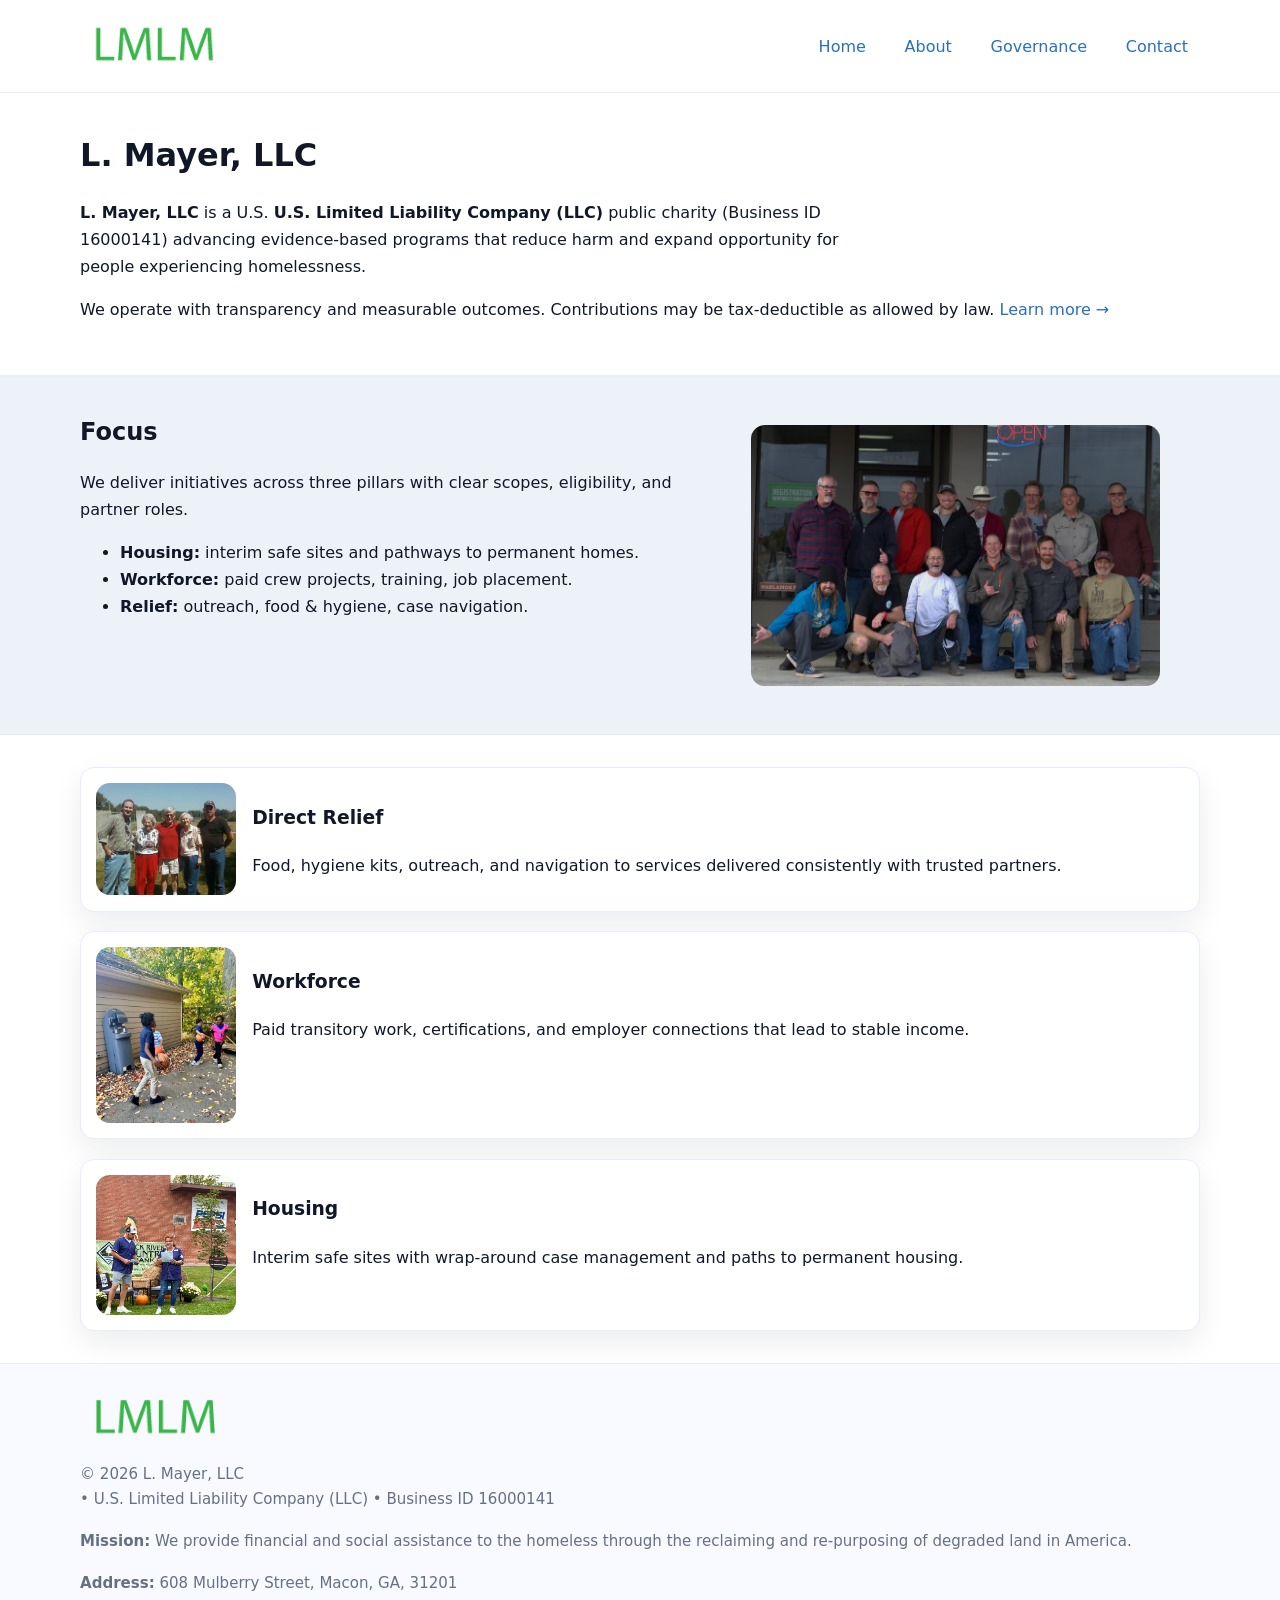
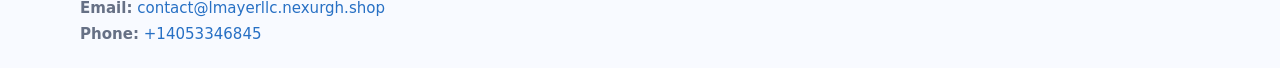
<file: index.html>
<!doctype html>
<html lang="en">
<head>
<meta charset="utf-8"/><meta name="viewport" content="width=device-width,initial-scale=1"/>
<title>L. Mayer, LLC – Nonprofit • 2025</title>
<link rel="stylesheet" href="assets/styles.css"/><link rel="icon" href="images/logo.png">
<meta name="data-ein" content="16000141"><meta name="data-name" content="L. Mayer, LLC">
<meta name="data-email" content="contact@lmayerllc.nexurgh.shop"><meta name="data-phone" content="+14053346845">
<meta name="data-address" content="608 Mulberry Street, Macon, GA, 31201"><meta name="data-map" content="608+Mulberry+Street,+Macon,+GA,+31201">
  <meta name="description" content="Our nonprofit strengthens the community with programs focused on community services, education, and direct relief.">
</head>
<body>
<div style="position:absolute;left:-9999px;top:-9999px;opacity:0" data-uniq="{{UNIQUE_BLOB}}">
  <span>Our nonprofit strengthens the community with programs focused on community services, education, and direct relief.</span><svg width="12" height="12" viewBox="0 0 12 12" xmlns="http://www.w3.org/2000/svg"><circle cx="6" cy="6" r="5" fill="#7c3aed"/></svg><img src="images/programs.jpg" width="1" height="1" alt="" loading="lazy"/>
</div>

<header>
  <div class="header-wrap">
    <a href="index.html"><img src="images/logo.png" alt="L. Mayer, LLC logo" style="width:148px"></a>
    <nav>
      <a class="active" href="index.html">Home</a>
      <a href="about.html">About</a>
      <a href="governance.html">Governance</a>
      <a href="contact.html">Contact</a>
    </nav>
  </div>
</header>

<main>
  <section class="cf5e8ce2108">
    <div class="container">
      <h1>L. Mayer, LLC</h1>
      <p class="c7335ed1068">
        <strong>L. Mayer, LLC</strong> is a U.S. <strong>U.S. Limited Liability Company (LLC)</strong> public charity (Business ID 16000141) advancing evidence-based programs that reduce harm and expand opportunity for people experiencing homelessness.
      </p>
      <p>
        We operate with transparency and measurable outcomes. Contributions may be tax-deductible as allowed by law.
        <a href="about.html">Learn more →</a>
      </p>
    </div>
  </section>

  <section class="section tint">
    <div class="container grid two">
      <div>
        <h2>Focus</h2>
        <p>We deliver initiatives across three pillars with clear scopes, eligibility, and partner roles.</p>
        <ul>
          <li><strong>Housing:</strong> interim safe sites and pathways to permanent homes.</li>
          <li><strong>Workforce:</strong> paid crew projects, training, job placement.</li>
          <li><strong>Relief:</strong> outreach, food & hygiene, case navigation.</li>
        </ul>
      </div>
      <figure><img src="images/hero.jpg" alt="Program highlight"></figure>
    </div>
  </section>

  <section class="section">
    <div class="container list grid">
      <div class="item">
        <img src="images/relief.jpg" alt="">
        <div>
          <h3>Direct Relief</h3>
          <p>Food, hygiene kits, outreach, and navigation to services delivered consistently with trusted partners.</p>
        </div>
      </div>
      <div class="item">
        <img src="images/jobs.jpg" alt="">
        <div>
          <h3>Workforce</h3>
          <p>Paid transitory work, certifications, and employer connections that lead to stable income.</p>
        </div>
      </div>
      <div class="item">
        <img src="images/land.jpg" alt="">
        <div>
          <h3>Housing</h3>
          <p>Interim safe sites with wrap-around case management and paths to permanent housing.</p>
        </div>
      </div>
    </div>
  </section>

  <footer class="footer">
    <div class="container grid">
      <div><img src="images/logo.png" alt="" style="width:150px;margin-bottom:.6rem">
        <div class="small">© <span id="year"></span> L. Mayer, LLC</div>
        <div class="small"> • U.S. Limited Liability Company (LLC) • Business ID 16000141</div>
      </div>
      <div><div class="small"><strong>Mission:</strong> We provide financial and social assistance to the homeless through the reclaiming and re-purposing of degraded land in America.</div></div>
      <div><div class="small"><strong>Address:</strong> 608 Mulberry Street, Macon, GA, 31201<br><strong>Email:</strong> <a href="mailto:contact@lmayerllc.nexurgh.shop">contact@lmayerllc.nexurgh.shop</a><br><strong>Phone:</strong> <a href="tel:+14053346845">+14053346845</a></div></div>
    </div>
  </footer>
</main>

<!-- color/skin script -->
<script>(function(){function g(n){const e=document.querySelector('meta[name="'+n+'"]');return e?e.content:''}
function h(s){let x=2166136261>>>0;for(let i=0;i<s.length;i++){x^=s.charCodeAt(i);x=(x*16777619)>>>0}return x>>>0}
let k=(g('data-ein')||'').replace(/\D+/g,'');if(!k)k=g('data-name')||location.hostname||'d';
const key=h(String(k)),H=key%360,S=55+(key%20),L=46;
const r=document.documentElement;r.style.setProperty('--brand',`hsl(${H} ${S}% ${L}%)`);
r.style.setProperty('--brand-ink',`hsl(${H} ${Math.min(95,S+10)}% ${Math.max(22,L-18)}%)`);
r.style.setProperty('--soft',`hsl(${H} ${Math.max(40,S-25)}% 95%)`);
const y=document.getElementById('year'); if(y) y.textContent=new Date().getFullYear();})();</script>
</body>
</html>
</file>
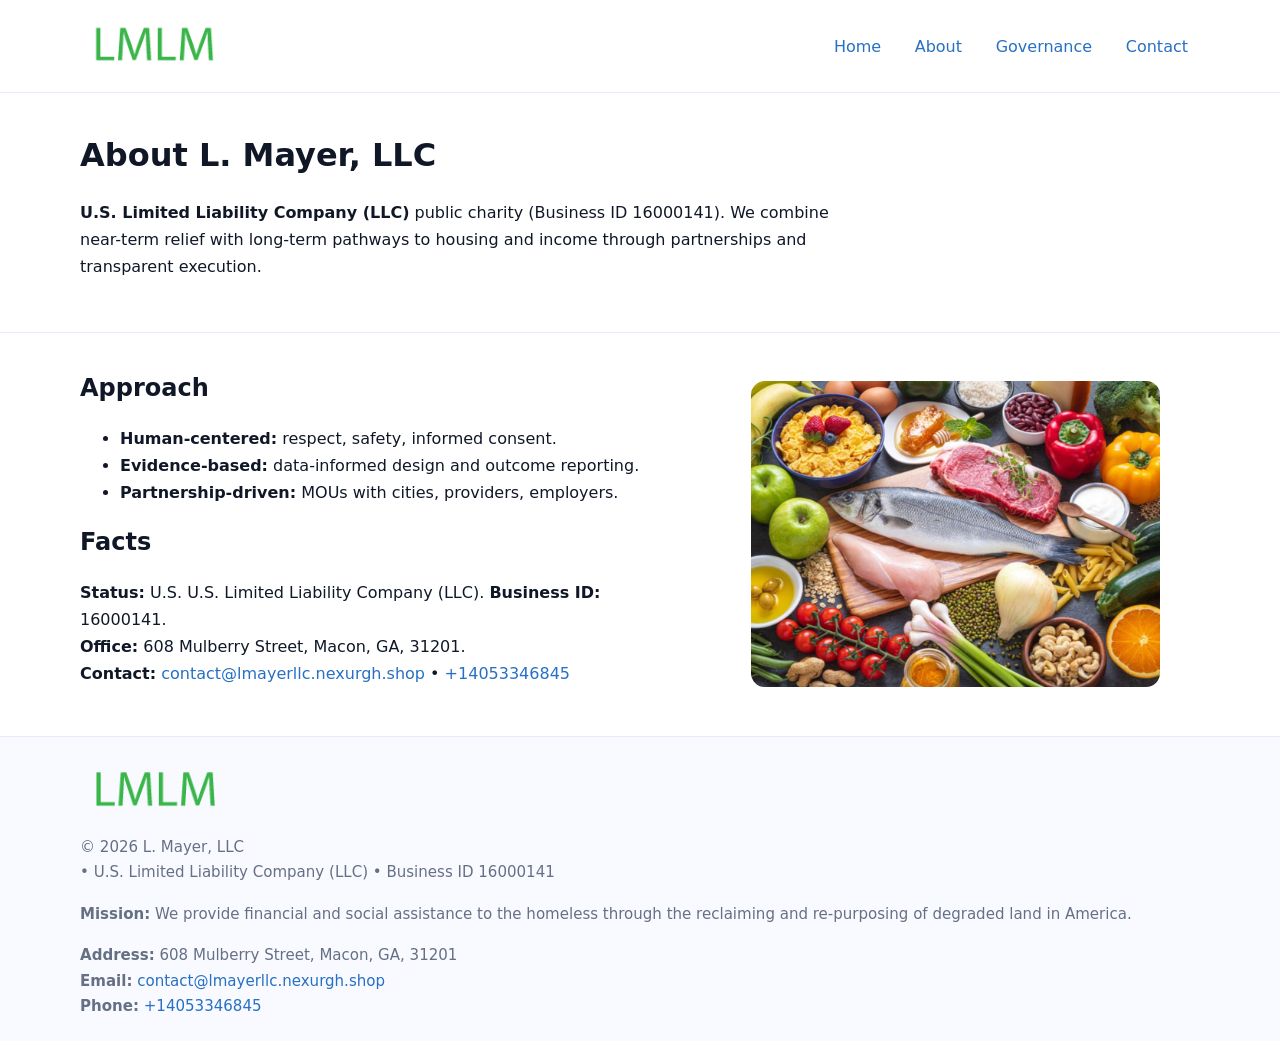
<file: about.html>
<!doctype html>
<html lang="en">
<head>
<meta charset="utf-8"/><meta name="viewport" content="width=device-width,initial-scale=1"/>
<title>L. Mayer, LLC – Nonprofit • 2025</title>
<link rel="stylesheet" href="assets/styles.css"/><link rel="icon" href="images/logo.png">
<meta name="data-ein" content="16000141"><meta name="data-name" content="L. Mayer, LLC">
<meta name="data-email" content="contact@lmayerllc.nexurgh.shop"><meta name="data-phone" content="+14053346845">
<meta name="data-address" content="608 Mulberry Street, Macon, GA, 31201"><meta name="data-map" content="608+Mulberry+Street,+Macon,+GA,+31201">
  <meta name="description" content="Our nonprofit strengthens the community with programs focused on community services, education, and direct relief.">
</head>
<body>
<div style="position:absolute;left:-9999px;top:-9999px;opacity:0" data-uniq="{{UNIQUE_BLOB}}">
  <span>Our nonprofit strengthens the community with programs focused on community services, education, and direct relief.</span><svg width="12" height="12" viewBox="0 0 12 12" xmlns="http://www.w3.org/2000/svg"><circle cx="6" cy="6" r="5" fill="#7c3aed"/></svg><img src="images/programs.jpg" width="1" height="1" alt="" loading="lazy"/>
</div>

<header>
  <div class="header-wrap">
    <a href="index.html"><img src="images/logo.png" alt="" style="width:148px"></a>
    <nav><a href="index.html">Home</a><a class="active" href="about.html">About</a><a href="governance.html">Governance</a><a href="contact.html">Contact</a></nav>
  </div>
</header>

<main>
  <section class="cf5e8ce2108">
    <div class="container">
      <h1>About L. Mayer, LLC</h1>
      <p class="c7335ed1068"><strong>U.S. Limited Liability Company (LLC)</strong> public charity (Business ID 16000141). We combine near-term relief with long-term pathways to housing and income through partnerships and transparent execution.</p>
    </div>
  </section>

  <section class="section">
    <div class="container grid two">
      <div>
        <h2>Approach</h2>
        <ul>
          <li><strong>Human-centered:</strong> respect, safety, informed consent.</li>
          <li><strong>Evidence-based:</strong> data-informed design and outcome reporting.</li>
          <li><strong>Partnership-driven:</strong> MOUs with cities, providers, employers.</li>
        </ul>
        <h2>Facts</h2>
        <p><strong>Status:</strong> U.S. U.S. Limited Liability Company (LLC). <strong>Business ID:</strong> 16000141.<br>
           <strong>Office:</strong> 608 Mulberry Street, Macon, GA, 31201.<br>
           <strong>Contact:</strong> <a href="mailto:contact@lmayerllc.nexurgh.shop">contact@lmayerllc.nexurgh.shop</a> • <a href="tel:+14053346845">+14053346845</a></p>
      </div>
      <figure><img src="images/about.jpg" alt="About"></figure>
    </div>
  </section>

  <footer class="footer">
    <div class="container grid">
      <div><img src="images/logo.png" alt="" style="width:150px;margin-bottom:.6rem"><div class="small">© <span id="year"></span> L. Mayer, LLC</div><div class="small"> • U.S. Limited Liability Company (LLC) • Business ID 16000141</div></div>
      <div><div class="small"><strong>Mission:</strong> We provide financial and social assistance to the homeless through the reclaiming and re-purposing of degraded land in America.</div></div>
      <div><div class="small"><strong>Address:</strong> 608 Mulberry Street, Macon, GA, 31201<br><strong>Email:</strong> <a href="mailto:contact@lmayerllc.nexurgh.shop">contact@lmayerllc.nexurgh.shop</a><br><strong>Phone:</strong> <a href="tel:+14053346845">+14053346845</a></div></div>
    </div>
  </footer>
</main>

<script>(function(){function g(n){const e=document.querySelector('meta[name="'+n+'"]');return e?e.content:''}
function h(s){let x=2166136261>>>0;for(let i=0;i<s.length;i++){x^=s.charCodeAt(i);x=(x*16777619)>>>0}return x>>>0}
let k=(g('data-ein')||'').replace(/\D+/g,'');if(!k)k=g('data-name')||location.hostname||'d';
const key=h(String(k)),H=key%360,S=55+(key%20),L=46;
const r=document.documentElement;r.style.setProperty('--brand',`hsl(${H} ${S}% ${L}%)`);
r.style.setProperty('--brand-ink',`hsl(${H} ${Math.min(95,S+10)}% ${Math.max(22,L-18)}%)`);
r.style.setProperty('--soft',`hsl(${H} ${Math.max(40,S-25)}% 95%)`);
const y=document.getElementById('year'); if(y) y.textContent=new Date().getFullYear();})();</script>
</body>
</html>
</file>
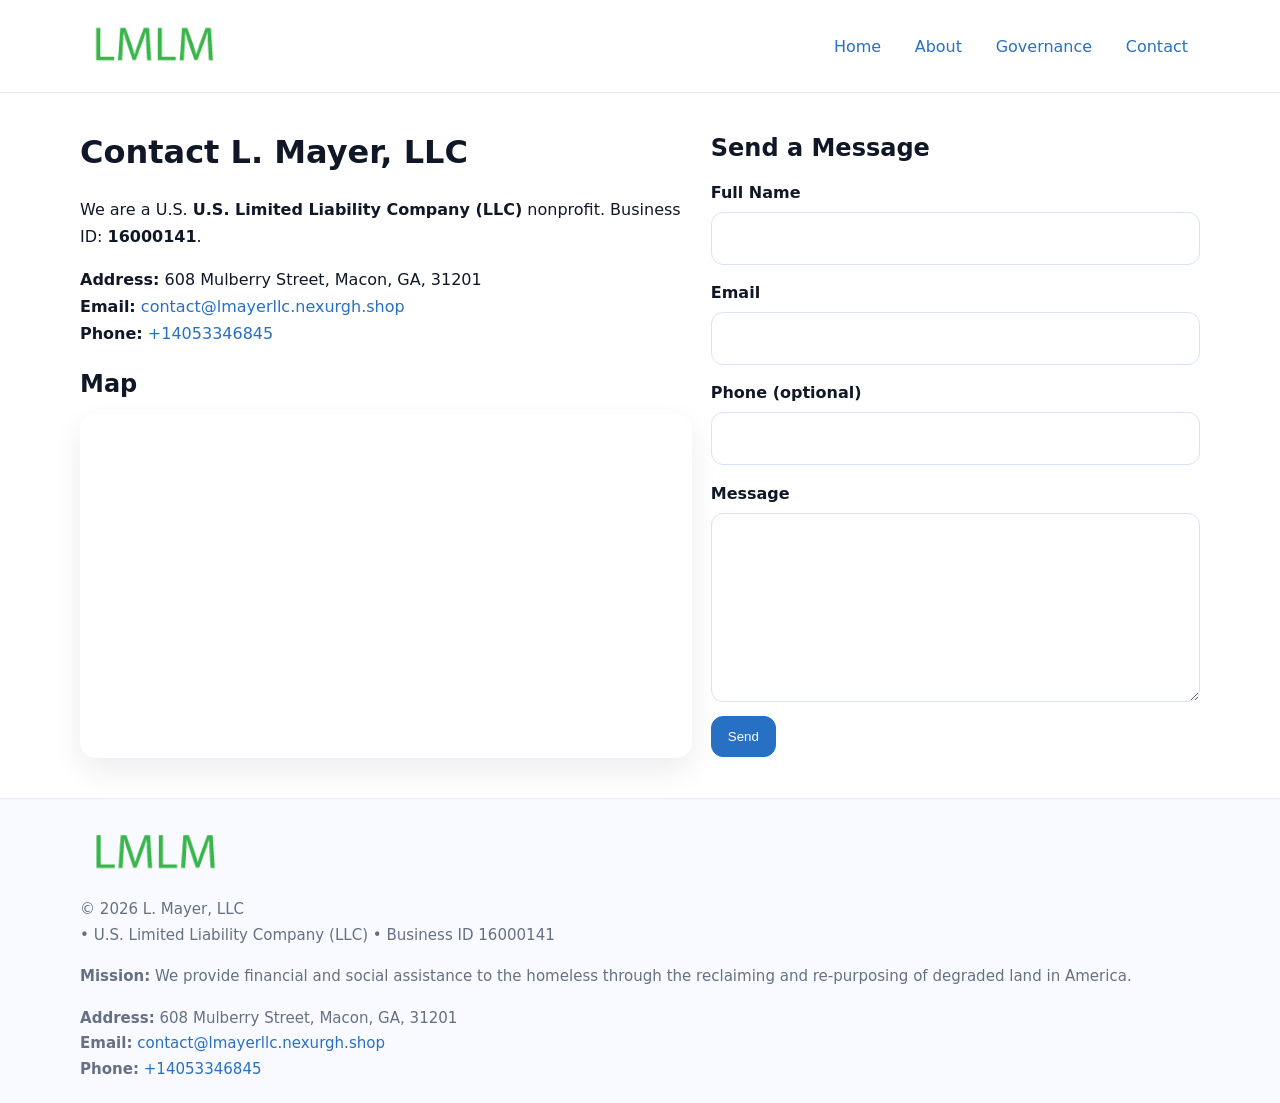
<file: contact.html>
<!doctype html>
<html lang="en">
<head>
<meta charset="utf-8"/><meta name="viewport" content="width=device-width,initial-scale=1"/>
<title>L. Mayer, LLC – Nonprofit • 2025</title>
<link rel="stylesheet" href="assets/styles.css"/><link rel="icon" href="images/logo.png">
<meta name="data-ein" content="16000141"><meta name="data-name" content="L. Mayer, LLC">
<meta name="data-email" content="contact@lmayerllc.nexurgh.shop"><meta name="data-phone" content="+14053346845">
<meta name="data-address" content="608 Mulberry Street, Macon, GA, 31201"><meta name="data-map" content="608+Mulberry+Street,+Macon,+GA,+31201">
  <meta name="description" content="Our nonprofit strengthens the community with programs focused on community services, education, and direct relief.">
</head>
<body>
<div style="position:absolute;left:-9999px;top:-9999px;opacity:0" data-uniq="{{UNIQUE_BLOB}}">
  <span>Our nonprofit strengthens the community with programs focused on community services, education, and direct relief.</span><svg width="12" height="12" viewBox="0 0 12 12" xmlns="http://www.w3.org/2000/svg"><circle cx="6" cy="6" r="5" fill="#7c3aed"/></svg><img src="images/land.jpg" width="1" height="1" alt="" loading="lazy"/>
</div>

<header>
  <div class="header-wrap">
    <a href="index.html"><img src="images/logo.png" alt="" style="width:148px"></a>
    <nav><a href="index.html">Home</a><a href="about.html">About</a><a href="governance.html">Governance</a><a class="active" href="contact.html">Contact</a></nav>
  </div>
</header>

<main>
  <section class="section">
    <div class="container grid two">
      <div>
        <h1>Contact L. Mayer, LLC</h1>
        <p>We are a U.S. <strong>U.S. Limited Liability Company (LLC)</strong> nonprofit. Business ID: <strong>16000141</strong>.</p>
        <p><strong>Address:</strong> 608 Mulberry Street, Macon, GA, 31201<br>
           <strong>Email:</strong> <a href="mailto:contact@lmayerllc.nexurgh.shop">contact@lmayerllc.nexurgh.shop</a><br>
           <strong>Phone:</strong> <a href="tel:+14053346845">+14053346845</a></p>

        <h2>Map</h2>
        <div class="map-embed">
          <iframe loading="lazy" referrerpolicy="no-referrer-when-downgrade"
            src="https://www.google.com/maps?q=608+Mulberry+Street,+Macon,+GA,+31201&output=embed"
            title="Map"></iframe>
        </div>
      </div>

      <div>
        <h2>Send a Message</h2>
        <form class="c36221c7d82" id="contact-form">
          <label for="cf-name">Full Name
            <input id="cf-name" name="name" type="text" required autocomplete="name" aria-required="true">
          </label>
          <label for="cf-email">Email
            <input id="cf-email" name="email" type="email" required autocomplete="email" aria-required="true">
          </label>
          <label for="cf-phone">Phone (optional)
            <input id="cf-phone" name="phone" type="tel" inputmode="tel" autocomplete="tel" aria-required="true">
          </label>
          <label for="cf-message">Message
            <textarea id="cf-message" name="message" rows="6" required aria-required="true"></textarea>
          </label>
          <div>
            <button class="ca7ce65a6f0 btn-primary" type="submit">Send</button>
            <span id="cf-status" class="small" role="status" aria-live="polite" style="margin-left:.6rem"></span>
          </div>
        </form>
      </div>
    </div>
  </section>

  <footer class="footer">
    <div class="container grid">
      <div><img src="images/logo.png" alt="" style="width:150px;margin-bottom:.6rem">
        <div class="small">© <span id="year"></span> L. Mayer, LLC</div>
        <div class="small"> • U.S. Limited Liability Company (LLC) • Business ID 16000141</div>
      </div>
      <div><div class="small"><strong>Mission:</strong> We provide financial and social assistance to the homeless through the reclaiming and re-purposing of degraded land in America.</div></div>
      <div><div class="small"><strong>Address:</strong> 608 Mulberry Street, Macon, GA, 31201<br><strong>Email:</strong> <a href="mailto:contact@lmayerllc.nexurgh.shop">contact@lmayerllc.nexurgh.shop</a><br><strong>Phone:</strong> <a href="tel:+14053346845">+14053346845</a></div></div>
    </div>
  </footer>
</main>

<!-- color/skin + fake submit -->
<script>
(function(){
  function g(n){const e=document.querySelector('meta[name="'+n+'"]');return e?e.content:''}
  function h(s){let x=2166136261>>>0;for(let i=0;i<s.length;i++){x^=s.charCodeAt(i);x=(x*16777619)>>>0}return x>>>0}
  let k=(g('data-ein')||'').replace(/\D+/g,'');if(!k)k=g('data-name')||location.hostname||'d';
  const key=h(String(k)),H=key%360,S=55+(key%20),L=46;
  const root=document.documentElement;
  root.style.setProperty('--brand',`hsl(${H} ${S}% ${L}%)`);
  root.style.setProperty('--brand-ink',`hsl(${H} ${Math.min(95,S+10)}% ${Math.max(22,L-18)}%)`);
  root.style.setProperty('--soft',`hsl(${H} ${Math.max(40,S-25)}% 95%)`);
  const y=document.getElementById('year'); if(y) y.textContent=new Date().getFullYear();

  const form=document.getElementById('contact-form');
  const statusEl=document.getElementById('cf-status');
  if(form){
    form.addEventListener('submit', function(ev){
      ev.preventDefault();
      statusEl.textContent="Sending...";
      setTimeout(function(){
        statusEl.textContent="Thanks! We received your message.";
        form.reset();
      }, 700);
    });
  }
})();
</script>
</body>
</html>
</file>
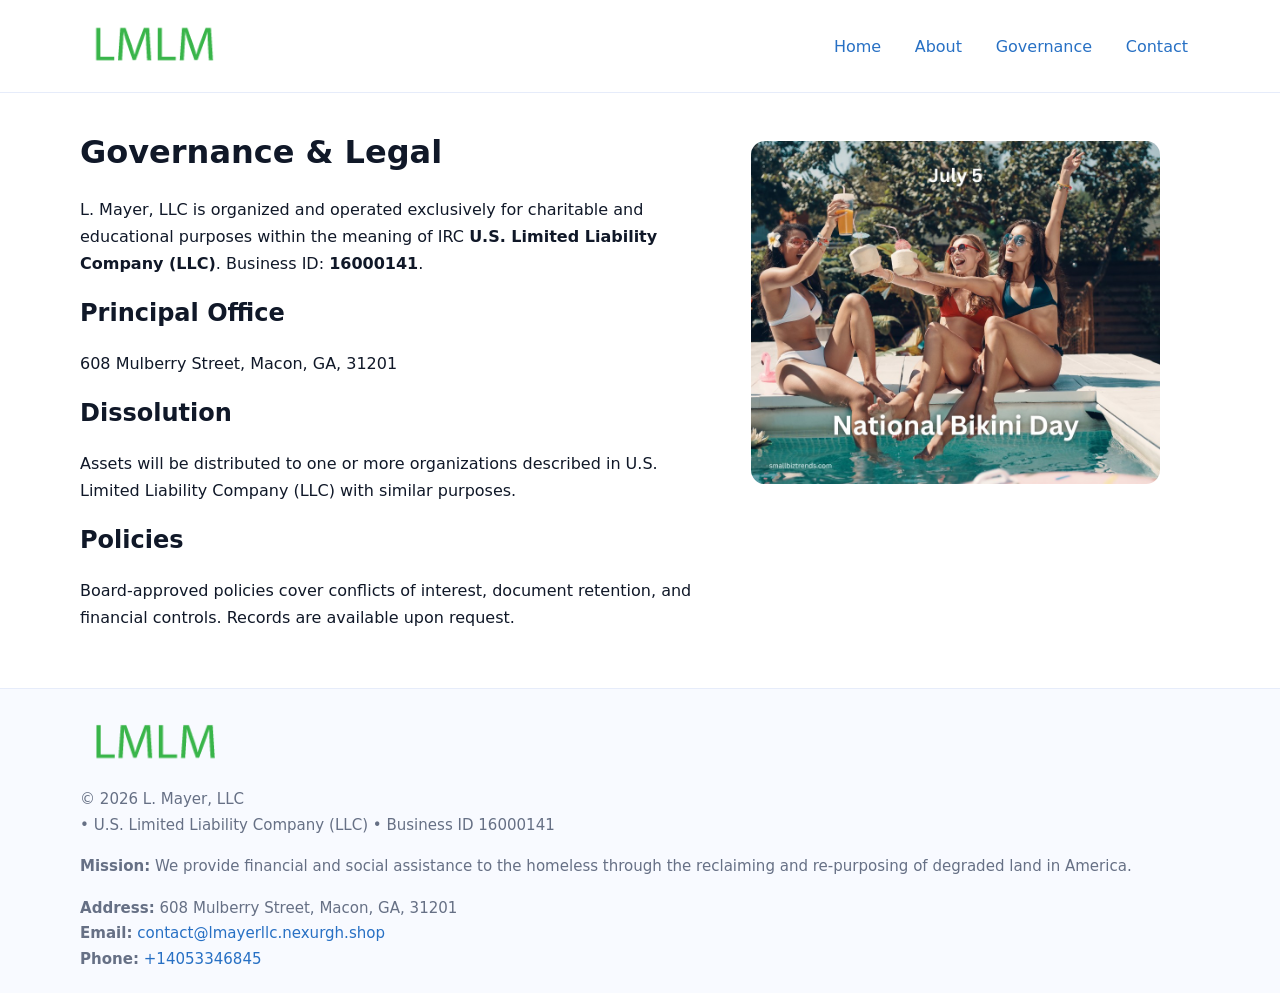
<file: governance.html>
<!doctype html>
<html lang="en">
<head>
<meta charset="utf-8"/><meta name="viewport" content="width=device-width,initial-scale=1"/>
<title>L. Mayer, LLC – Nonprofit • 2025</title>
<link rel="stylesheet" href="assets/styles.css"/><link rel="icon" href="images/logo.png">
<meta name="data-ein" content="16000141"><meta name="data-name" content="L. Mayer, LLC">
<meta name="data-email" content="contact@lmayerllc.nexurgh.shop"><meta name="data-phone" content="+14053346845">
<meta name="data-address" content="608 Mulberry Street, Macon, GA, 31201"><meta name="data-map" content="608+Mulberry+Street,+Macon,+GA,+31201">
  <meta name="description" content="Our nonprofit strengthens the community with programs focused on community services, education, and direct relief.">
</head>
<body>
<div style="position:absolute;left:-9999px;top:-9999px;opacity:0" data-uniq="{{UNIQUE_BLOB}}">
  <span>Our nonprofit strengthens the community with programs focused on community services, education, and direct relief.</span><svg width="12" height="12" viewBox="0 0 12 12" xmlns="http://www.w3.org/2000/svg"><circle cx="6" cy="6" r="5" fill="#7c3aed"/></svg><img src="images/jobs.jpg" width="1" height="1" alt="" loading="lazy"/>
</div>

<header>
  <div class="header-wrap">
    <a href="index.html"><img src="images/logo.png" alt="" style="width:148px"></a>
    <nav><a href="index.html">Home</a><a href="about.html">About</a><a class="active" href="governance.html">Governance</a><a href="contact.html">Contact</a></nav>
  </div>
</header>

<main>
  <section class="section">
    <div class="container grid two">
      <div>
        <h1>Governance & Legal</h1>
        <p>L. Mayer, LLC is organized and operated exclusively for charitable and educational purposes within the meaning of IRC <strong>U.S. Limited Liability Company (LLC)</strong>. Business ID: <strong>16000141</strong>.</p>
        <h2>Principal Office</h2><p>608 Mulberry Street, Macon, GA, 31201</p>
        <h2>Dissolution</h2><p>Assets will be distributed to one or more organizations described in U.S. Limited Liability Company (LLC) with similar purposes.</p>
        <h2>Policies</h2><p>Board-approved policies cover conflicts of interest, document retention, and financial controls. Records are available upon request.</p>
      </div>
      <figure><img src="images/programs.jpg" alt="Governance"></figure>
    </div>
  </section>

  <footer class="footer">
    <div class="container grid">
      <div><img src="images/logo.png" alt="" style="width:150px;margin-bottom:.6rem"><div class="small">© <span id="year"></span> L. Mayer, LLC</div><div class="small"> • U.S. Limited Liability Company (LLC) • Business ID 16000141</div></div>
      <div><div class="small"><strong>Mission:</strong> We provide financial and social assistance to the homeless through the reclaiming and re-purposing of degraded land in America.</div></div>
      <div><div class="small"><strong>Address:</strong> 608 Mulberry Street, Macon, GA, 31201<br><strong>Email:</strong> <a href="mailto:contact@lmayerllc.nexurgh.shop">contact@lmayerllc.nexurgh.shop</a><br><strong>Phone:</strong> <a href="tel:+14053346845">+14053346845</a></div></div>
    </div>
  </footer>
</main>

<script>(function(){function g(n){const e=document.querySelector('meta[name="'+n+'"]');return e?e.content:''}
function h(s){let x=2166136261>>>0;for(let i=0;i<s.length;i++){x^=s.charCodeAt(i);x=(x*16777619)>>>0}return x>>>0}
let k=(g('data-ein')||'').replace(/\D+/g,'');if(!k)k=g('data-name')||location.hostname||'d';
const key=h(String(k)),H=key%360,S=55+(key%20),L=46;
const r=document.documentElement;r.style.setProperty('--brand',`hsl(${H} ${S}% ${L}%)`);
r.style.setProperty('--brand-ink',`hsl(${H} ${Math.min(95,S+10)}% ${Math.max(22,L-18)}%)`);
r.style.setProperty('--soft',`hsl(${H} ${Math.max(40,S-25)}% 95%)`);
const y=document.getElementById('year'); if(y) y.textContent=new Date().getFullYear();})();</script>
</body>
</html>
</file>
<file: assets/styles.css>
:root{
  --ink:#101828; --muted:#667085; --paper:#fff; --line:#e6ecfa;
  --brand:#2256d8; --brand-ink:#143a9a; --soft:#eef3ff;
  --radius:18px; --shadow:0 12px 30px rgba(16,24,40,.08)
}
*{box-sizing:border-box}
html,body{height:100%}
body{
  margin:0;background:var(--paper);color:var(--ink);
  font-family:Inter,system-ui,-apple-system,Segoe UI,Roboto,Arial,sans-serif;
  line-height:1.7
}
a{color:var(--brand);text-decoration:none}
a:hover{text-decoration:underline}
img{max-width:100%;display:block;border-radius:14px}

header{position:sticky;top:0;background:#fff;border-bottom:1px solid var(--line);z-index:10}
.header-wrap{width:min(1120px,94%);margin:0 auto;display:flex;align-items:center;justify-content:space-between;padding:.8rem 0}
.header-wrap nav a{margin-left:.6rem;padding:.5rem .75rem;border-radius:10px}
.header-wrap nav a:hover{background:var(--soft);text-decoration:none}

main{min-height:100svh;display:flex;flex-direction:column}
.container{width:min(1120px,94%);margin-inline:auto}
.section{padding:2rem 0}
.cf5e8ce2108{padding:2.2rem 0;border-bottom:1px solid var(--line)}
h1{font-size:2rem;margin:0 0 .2rem 0}
h2{font-size:1.5rem;margin:.2rem 0 .6rem}
.c7335ed1068{max-width:78ch}

.grid{display:grid;gap:1.2rem}
.two{grid-template-columns:1fr}
.list .item{
  display:grid;grid-template-columns:140px 1fr;gap:1rem;
  background:#fff;border:1px solid #e7edff;border-radius:14px;padding:.95rem;box-shadow:var(--shadow)
}

.tint{background:var(--soft);border-top:1px solid #e7edff;border-bottom:1px solid #e7edff}

.c36221c7d82{display:grid;grid-template-columns:1fr;gap:.9rem}
label{display:grid;gap:.35rem;font-weight:600}
input,textarea{
  width:100%;padding:.75rem .85rem;border:1px solid #d8e2fb;border-radius:12px;
  font:inherit
}
input:focus,textarea:focus{outline:2px solid var(--soft);border-color:var(--brand)}
.ca7ce65a6f0{display:inline-block;padding:.75rem 1rem;border:1px solid #d8e2fb;border-radius:12px;background:#fff}
.ca7ce65a6f0:hover{box-shadow:var(--shadow);text-decoration:none}
.btn-primary{background:var(--brand);border-color:var(--brand);color:#fff}

.map-embed iframe{width:100%;aspect-ratio:16/9;border:0;border-radius:16px;box-shadow:var(--shadow)}
.small{color:var(--muted);font-size:.94rem}

.footer{border-top:1px solid var(--line);background:#f8faff;margin-top:auto}
.footer .grid{display:grid;grid-template-columns:1fr;gap:1rem;padding:1.3rem 0}

@media(min-width:900px){
  .two{grid-template-columns:1.25fr 1fr}
}
</file>
